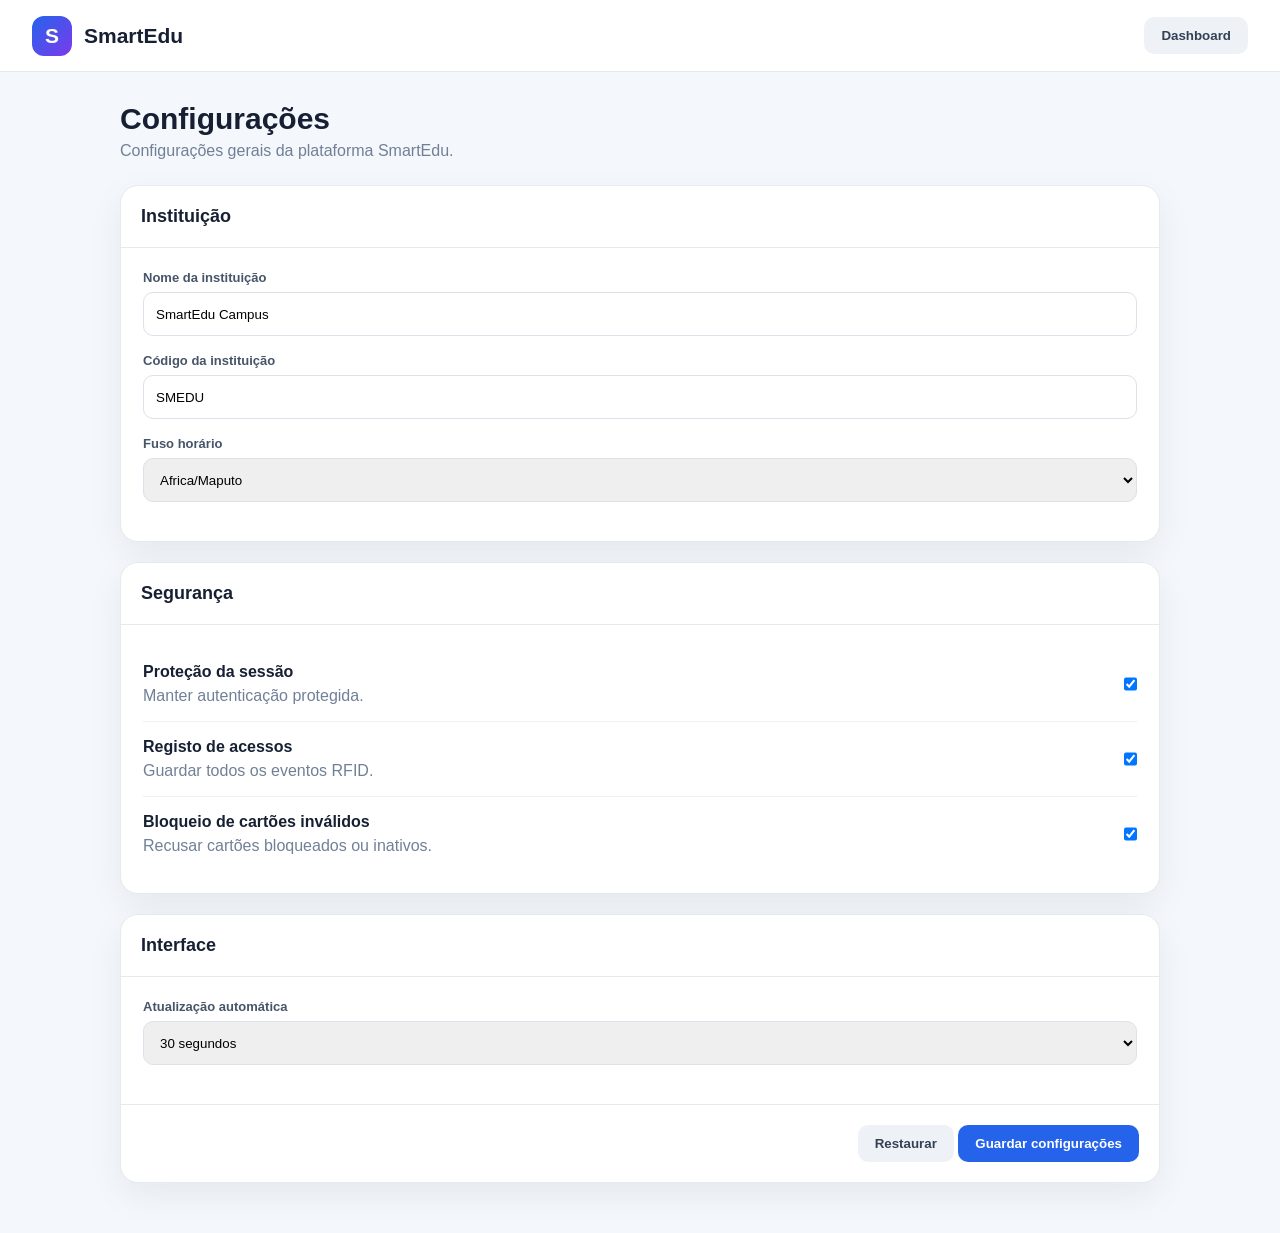
<file: templates/settings/index.html>
<!DOCTYPE html>
<html lang="pt">
<head>
<meta charset="UTF-8">
<meta name="viewport" content="width=device-width,initial-scale=1">
<title>SmartEdu | Configurações</title>

<style>
*{box-sizing:border-box;margin:0;padding:0}
body{font-family:Segoe UI,Arial;background:#f4f7fb;color:#172033}
.header{height:72px;background:#fff;border-bottom:1px solid #e5eaf1;display:flex;align-items:center;justify-content:space-between;padding:0 32px}
.brand{display:flex;gap:12px;align-items:center;font-size:21px;font-weight:800}
.logo{width:40px;height:40px;border-radius:12px;background:linear-gradient(135deg,#2563eb,#7c3aed);color:white;display:grid;place-items:center}
.container{max-width:1100px;margin:auto;padding:30px}
h1{font-size:30px}.muted{color:#718096;margin-top:6px}
.head{margin-bottom:25px}
.panel{background:white;border:1px solid #e5eaf1;border-radius:18px;box-shadow:0 12px 35px #0f172a10;margin-bottom:20px;overflow:hidden}
.panel h2{padding:20px;border-bottom:1px solid #e5eaf1;font-size:18px}
.content{padding:22px}
.field{display:flex;flex-direction:column;gap:7px;margin-bottom:17px}
label{font-size:13px;font-weight:700;color:#475569}
input,select{height:44px;border:1px solid #dbe2ea;border-radius:10px;padding:0 12px;outline:0}
input:focus,select:focus{border-color:#2563eb}
.switch{display:flex;justify-content:space-between;align-items:center;padding:15px 0;border-bottom:1px solid #edf0f4}
.switch:last-child{border:0}
.btn{border:0;border-radius:10px;padding:11px 17px;font-weight:700;cursor:pointer}
.primary{background:#2563eb;color:#fff}.light{background:#eef2f7;color:#334155}
.actions{text-align:right;padding:20px;border-top:1px solid #e5eaf1}
.status{padding:14px;border-radius:10px;background:#f0fdf4;color:#166534;display:none;margin-bottom:20px}
.status.show{display:block}
</style>
</head>

<body>

<header class="header">
<div class="brand"><div class="logo">S</div>SmartEdu</div>
<button class="btn light" onclick="location.href='/dashboard/'">Dashboard</button>
</header>

<main class="container">

<div class="head">
<h1>Configurações</h1>
<p class="muted">Configurações gerais da plataforma SmartEdu.</p>
</div>

<div id="statusMessage" class="status">
Configurações atualizadas localmente.
</div>

<section class="panel">
<h2>Instituição</h2>

<div class="content">

<div class="field">
<label>Nome da instituição</label>
<input id="institutionName" value="SmartEdu Campus">
</div>

<div class="field">
<label>Código da instituição</label>
<input id="institutionCode" value="SMEDU">
</div>

<div class="field">
<label>Fuso horário</label>
<select id="timezone">
<option value="Africa/Maputo">Africa/Maputo</option>
<option value="UTC">UTC</option>
</select>
</div>

</div>
</section>

<section class="panel">
<h2>Segurança</h2>

<div class="content">

<div class="switch">
<div>
<strong>Proteção da sessão</strong>
<p class="muted">Manter autenticação protegida.</p>
</div>
<input id="secureSession" type="checkbox" checked>
</div>

<div class="switch">
<div>
<strong>Registo de acessos</strong>
<p class="muted">Guardar todos os eventos RFID.</p>
</div>
<input id="accessLogging" type="checkbox" checked>
</div>

<div class="switch">
<div>
<strong>Bloqueio de cartões inválidos</strong>
<p class="muted">Recusar cartões bloqueados ou inativos.</p>
</div>
<input id="cardProtection" type="checkbox" checked>
</div>

</div>
</section>

<section class="panel">
<h2>Interface</h2>

<div class="content">

<div class="field">
<label>Atualização automática</label>
<select id="refresh">
<option value="15">15 segundos</option>
<option value="30" selected>30 segundos</option>
<option value="60">60 segundos</option>
<option value="0">Desativada</option>
</select>
</div>

</div>

<div class="actions">
<button class="btn light" onclick="resetSettings()">Restaurar</button>
<button class="btn primary" onclick="saveSettings()">Guardar configurações</button>
</div>

</section>

</main>

<script>

const KEY="smartedu.settings";

function saveSettings(){

const settings={
institutionName:document.getElementById("institutionName").value,
institutionCode:document.getElementById("institutionCode").value,
timezone:document.getElementById("timezone").value,
secureSession:document.getElementById("secureSession").checked,
accessLogging:document.getElementById("accessLogging").checked,
cardProtection:document.getElementById("cardProtection").checked,
refresh:document.getElementById("refresh").value
};

localStorage.setItem(KEY,JSON.stringify(settings));

const box=document.getElementById("statusMessage");
box.textContent="Configurações guardadas.";
box.classList.add("show");

setTimeout(()=>box.classList.remove("show"),3000);
}

function loadSettings(){

try{

const s=JSON.parse(localStorage.getItem(KEY)||"{}");

if(s.institutionName)document.getElementById("institutionName").value=s.institutionName;
if(s.institutionCode)document.getElementById("institutionCode").value=s.institutionCode;
if(s.timezone)document.getElementById("timezone").value=s.timezone;

if(typeof s.secureSession==="boolean")
document.getElementById("secureSession").checked=s.secureSession;

if(typeof s.accessLogging==="boolean")
document.getElementById("accessLogging").checked=s.accessLogging;

if(typeof s.cardProtection==="boolean")
document.getElementById("cardProtection").checked=s.cardProtection;

if(s.refresh)document.getElementById("refresh").value=s.refresh;

}catch(e){
console.error(e);
}

}

function resetSettings(){

if(!confirm("Restaurar as configurações padrão?"))return;

localStorage.removeItem(KEY);
location.reload();

}

loadSettings();

</script>
</body>
</html>
</file>
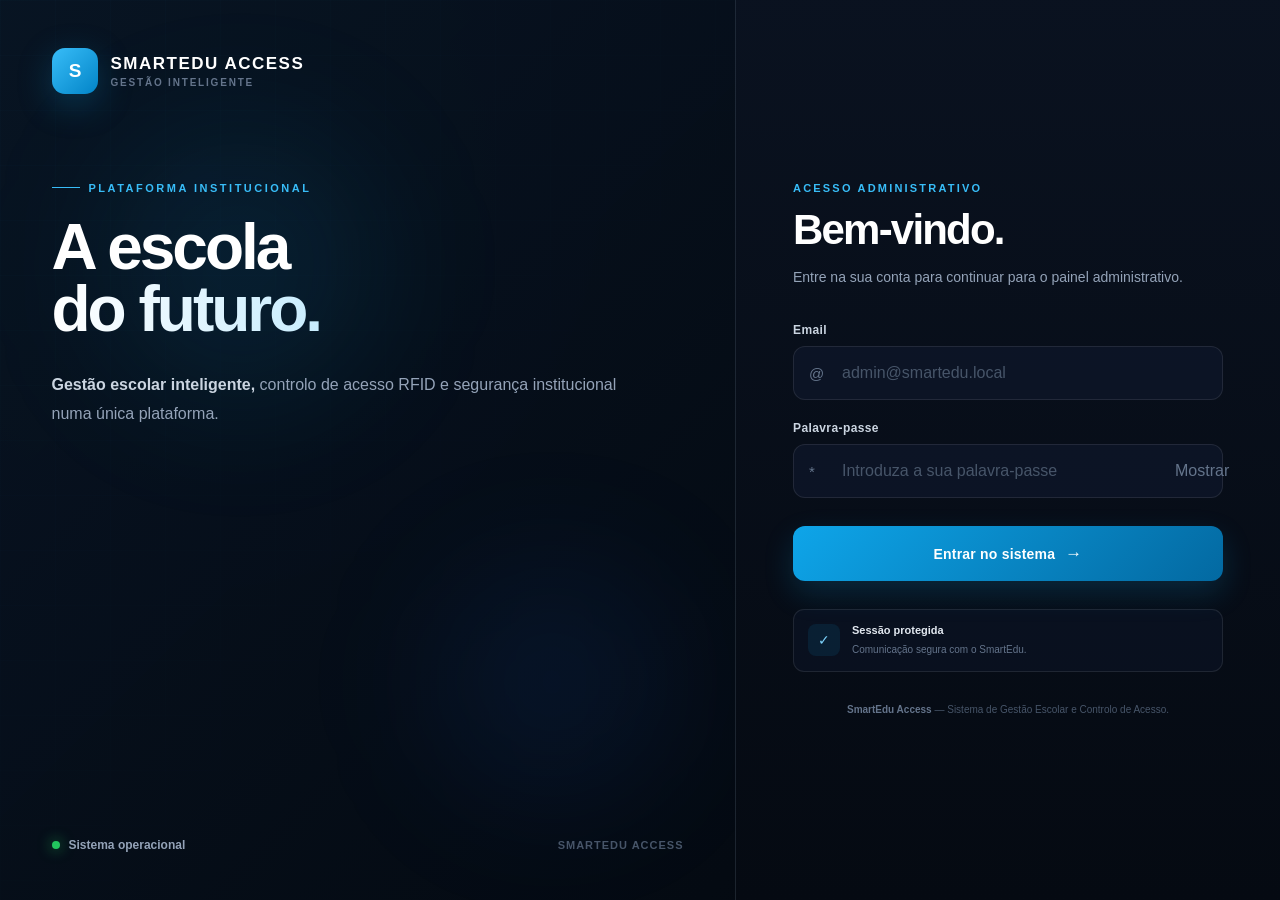
<file: templates/login.html>
<!DOCTYPE html>
<html lang="pt-MZ">
<head>
    <meta charset="UTF-8">
    <meta name="viewport" content="width=device-width, initial-scale=1.0">

    <meta
        name="description"
        content="SmartEdu Access — Sistema de Gestão Escolar e Controlo de Acesso"
    >

    <meta name="theme-color" content="#07111f">

    <title>SmartEdu Access | Entrar</title>

    <style>
        * {
            margin: 0;
            padding: 0;
            box-sizing: border-box;
        }

        :root {
            --bg: #050a12;
            --panel: #0a1220;
            --panel-light: #0d1727;
            --border: rgba(255, 255, 255, 0.09);
            --text: #f8fafc;
            --muted: #94a3b8;
            --muted-light: #cbd5e1;
            --accent: #38bdf8;
            --accent-dark: #0284c7;
            --success: #22c55e;
            --danger: #ef4444;
        }

        html {
            min-height: 100%;
            background: var(--bg);
        }

        body {
            min-height: 100vh;
            font-family:
                Inter,
                "Segoe UI",
                Roboto,
                Arial,
                sans-serif;
            background:
                radial-gradient(
                    circle at 15% 20%,
                    rgba(14, 165, 233, 0.12),
                    transparent 32%
                ),
                radial-gradient(
                    circle at 85% 80%,
                    rgba(37, 99, 235, 0.10),
                    transparent 30%
                ),
                var(--bg);
            color: var(--text);
            overflow-x: hidden;
        }

        button,
        input {
            font: inherit;
        }

        .auth-page {
            min-height: 100vh;
            display: flex;
            align-items: stretch;
        }

        .auth-shell {
            width: 100%;
            min-height: 100vh;
            display: grid;
            grid-template-columns: minmax(0, 1.15fr) minmax(420px, 0.85fr);
        }

        /* =========================================
           HERO
        ========================================= */

        .hero-panel {
            position: relative;
            min-height: 100vh;
            padding: 48px 7%;
            display: flex;
            flex-direction: column;
            justify-content: space-between;
            overflow: hidden;
            border-right: 1px solid var(--border);
            background:
                linear-gradient(
                    135deg,
                    rgba(8, 20, 35, 0.96),
                    rgba(4, 10, 18, 0.98)
                );
        }

        .grid-effect {
            position: absolute;
            inset: 0;
            opacity: 0.22;
            background-image:
                linear-gradient(
                    rgba(56, 189, 248, 0.08) 1px,
                    transparent 1px
                ),
                linear-gradient(
                    90deg,
                    rgba(56, 189, 248, 0.08) 1px,
                    transparent 1px
                );
            background-size: 55px 55px;
            mask-image: linear-gradient(
                to bottom right,
                black,
                transparent 75%
            );
            pointer-events: none;
        }

        .glow-one,
        .glow-two {
            position: absolute;
            border-radius: 50%;
            filter: blur(70px);
            pointer-events: none;
        }

        .glow-one {
            width: 260px;
            height: 260px;
            top: 15%;
            left: 15%;
            background: rgba(14, 165, 233, 0.10);
        }

        .glow-two {
            width: 220px;
            height: 220px;
            right: 10%;
            bottom: 12%;
            background: rgba(37, 99, 235, 0.10);
        }

        .hero-content,
        .hero-bottom {
            position: relative;
            z-index: 2;
        }

        /* =========================================
           BRAND
        ========================================= */

        .brand {
            display: inline-flex;
            align-items: center;
            gap: 13px;
            width: fit-content;
        }

        .brand-symbol {
            width: 46px;
            height: 46px;
            display: grid;
            place-items: center;
            border-radius: 13px;
            color: white;
            font-size: 19px;
            font-weight: 800;
            letter-spacing: -1px;
            background:
                linear-gradient(
                    135deg,
                    var(--accent),
                    var(--accent-dark)
                );
            box-shadow:
                0 10px 35px rgba(14, 165, 233, 0.25);
        }

        .brand-name {
            color: #ffffff;
            font-size: 17px;
            font-weight: 800;
            letter-spacing: 1.5px;
        }

        .brand-subtitle {
            margin-top: 3px;
            color: #64748b;
            font-size: 10px;
            font-weight: 700;
            letter-spacing: 1.8px;
            text-transform: uppercase;
        }

        /* =========================================
           HERO CENTER
        ========================================= */

        .hero-center {
            max-width: 680px;
            margin: auto 0;
            padding: 80px 0;
        }

        .eyebrow {
            display: inline-flex;
            align-items: center;
            gap: 9px;
            margin-bottom: 22px;
            color: var(--accent);
            font-size: 11px;
            font-weight: 800;
            letter-spacing: 2.5px;
            text-transform: uppercase;
        }

        .eyebrow::before {
            content: "";
            width: 28px;
            height: 1px;
            background: var(--accent);
        }

        .hero-title {
            color: #ffffff;
            font-size: clamp(44px, 5vw, 76px);
            font-weight: 800;
            line-height: 0.98;
            letter-spacing: -3px;
        }

        .hero-title span {
            display: block;
            color: transparent;
            background:
                linear-gradient(
                    90deg,
                    #ffffff 0%,
                    #7dd3fc 100%
                );
            background-clip: text;
            -webkit-background-clip: text;
        }

        .hero-description {
            max-width: 590px;
            margin-top: 30px;
            color: var(--muted);
            font-size: 16px;
            line-height: 1.8;
        }

        .hero-description strong {
            color: var(--muted-light);
            font-weight: 600;
        }

        /* =========================================
           HERO FOOTER
        ========================================= */

        .hero-bottom {
            display: flex;
            align-items: center;
            justify-content: space-between;
            gap: 20px;
        }

        .status {
            display: inline-flex;
            align-items: center;
            gap: 9px;
            color: #94a3b8;
            font-size: 12px;
            font-weight: 600;
        }

        .status-dot {
            width: 8px;
            height: 8px;
            border-radius: 50%;
            background: var(--success);
            box-shadow: 0 0 14px rgba(34, 197, 94, 0.8);
        }

        .version {
            color: #475569;
            font-size: 11px;
            font-weight: 700;
            letter-spacing: 1px;
        }

        /* =========================================
           LOGIN PANEL
        ========================================= */

        .login-panel {
            min-height: 100vh;
            display: flex;
            align-items: center;
            justify-content: center;
            padding: 45px;
            background:
                linear-gradient(
                    180deg,
                    rgba(10, 18, 32, 0.98),
                    rgba(5, 10, 18, 1)
                );
        }

        .login-inner {
            width: 100%;
            max-width: 430px;
        }

        .login-kicker {
            margin-bottom: 14px;
            color: var(--accent);
            font-size: 11px;
            font-weight: 800;
            letter-spacing: 2.2px;
            text-transform: uppercase;
        }

        .login-title {
            color: #ffffff;
            font-size: 42px;
            font-weight: 800;
            line-height: 1.05;
            letter-spacing: -1.8px;
        }

        .login-subtitle {
            margin-top: 14px;
            color: var(--muted);
            font-size: 14px;
            line-height: 1.7;
        }

        /* =========================================
           FORM
        ========================================= */

        .login-form {
            margin-top: 34px;
        }

        .field {
            margin-bottom: 21px;
        }

        .field-label {
            display: block;
            margin-bottom: 9px;
            color: #cbd5e1;
            font-size: 12px;
            font-weight: 700;
            letter-spacing: 0.4px;
        }

        .input-box {
            position: relative;
        }

        .input-symbol {
            position: absolute;
            top: 50%;
            left: 16px;
            transform: translateY(-50%);
            color: #64748b;
            font-size: 15px;
            pointer-events: none;
        }

        .login-input {
            width: 100%;
            height: 54px;
            padding: 0 48px;
            outline: none;
            border: 1px solid var(--border);
            border-radius: 12px;
            color: #ffffff;
            background: rgba(15, 23, 42, 0.78);
            transition:
                border-color 0.2s ease,
                box-shadow 0.2s ease,
                background 0.2s ease;
        }

        .login-input::placeholder {
            color: #475569;
        }

        .login-input:hover {
            border-color: rgba(255, 255, 255, 0.15);
        }

        .login-input:focus {
            border-color: rgba(56, 189, 248, 0.65);
            background: rgba(15, 23, 42, 0.95);
            box-shadow:
                0 0 0 4px rgba(56, 189, 248, 0.08),
                0 10px 30px rgba(0, 0, 0, 0.15);
        }

        .password-toggle {
            position: absolute;
            top: 50%;
            right: 12px;
            width: 36px;
            height: 36px;
            transform: translateY(-50%);
            border: 0;
            border-radius: 8px;
            color: #64748b;
            background: transparent;
            cursor: pointer;
            transition:
                color 0.2s ease,
                background 0.2s ease;
        }

        .password-toggle:hover {
            color: #ffffff;
            background: rgba(255, 255, 255, 0.06);
        }

        /* =========================================
           LOGIN BUTTON
        ========================================= */

        .login-button {
            position: relative;
            width: 100%;
            height: 55px;
            margin-top: 7px;
            border: 0;
            border-radius: 12px;
            color: #ffffff;
            background:
                linear-gradient(
                    135deg,
                    #0ea5e9,
                    #0369a1
                );
            box-shadow:
                0 12px 30px rgba(14, 165, 233, 0.18);
            cursor: pointer;
            overflow: hidden;
            transition:
                transform 0.2s ease,
                box-shadow 0.2s ease,
                opacity 0.2s ease;
        }

        .login-button:hover {
            transform: translateY(-1px);
            box-shadow:
                0 16px 38px rgba(14, 165, 233, 0.26);
        }

        .login-button:active {
            transform: translateY(0);
        }

        .login-button:disabled {
            opacity: 0.7;
            cursor: not-allowed;
            transform: none;
        }

        .button-content {
            height: 100%;
            display: flex;
            align-items: center;
            justify-content: center;
            gap: 10px;
            font-size: 14px;
            font-weight: 800;
            letter-spacing: 0.2px;
        }

        .button-arrow {
            font-size: 17px;
            transition: transform 0.2s ease;
        }

        .login-button:hover .button-arrow {
            transform: translateX(3px);
        }

        .button-loader {
            display: none;
            width: 18px;
            height: 18px;
            border: 2px solid rgba(255, 255, 255, 0.35);
            border-top-color: #ffffff;
            border-radius: 50%;
            animation: spin 0.8s linear infinite;
        }

        .login-button.loading .button-label,
        .login-button.loading .button-arrow {
            display: none;
        }

        .login-button.loading .button-loader {
            display: block;
        }

        @keyframes spin {
            to {
                transform: rotate(360deg);
            }
        }

        /* =========================================
           MESSAGE
        ========================================= */

        .login-message {
            display: none;
            margin-top: 16px;
            padding: 12px 14px;
            border: 1px solid transparent;
            border-radius: 10px;
            font-size: 12px;
            line-height: 1.5;
        }

        .login-message.show {
            display: block;
        }

        .login-message.error {
            color: #fecaca;
            border-color: rgba(239, 68, 68, 0.25);
            background: rgba(127, 29, 29, 0.20);
        }

        .login-message.success {
            color: #bbf7d0;
            border-color: rgba(34, 197, 94, 0.25);
            background: rgba(20, 83, 45, 0.20);
        }

        /* =========================================
           SECURITY BOX
        ========================================= */

        .security-box {
            display: flex;
            align-items: flex-start;
            gap: 12px;
            margin-top: 28px;
            padding: 14px;
            border: 1px solid var(--border);
            border-radius: 11px;
            background: rgba(15, 23, 42, 0.45);
        }

        .security-icon {
            width: 32px;
            height: 32px;
            flex: 0 0 32px;
            display: grid;
            place-items: center;
            border-radius: 8px;
            color: #7dd3fc;
            background: rgba(14, 165, 233, 0.10);
            font-size: 14px;
        }

        .security-text strong {
            display: block;
            margin-bottom: 3px;
            color: #e2e8f0;
            font-size: 11px;
            font-weight: 800;
        }

        .security-text span {
            color: #64748b;
            font-size: 10px;
            line-height: 1.5;
        }

        .login-footer {
            margin-top: 30px;
            color: #475569;
            font-size: 10px;
            line-height: 1.6;
            text-align: center;
        }

        .login-footer strong {
            color: #64748b;
        }

        /* =========================================
           RESPONSIVE
        ========================================= */

        @media (max-width: 1050px) {
            .auth-shell {
                grid-template-columns: 1fr;
            }

            .hero-panel {
                min-height: auto;
                height: auto;
                padding: 36px 7%;
                border-right: 0;
                border-bottom: 1px solid var(--border);
            }

            .hero-center {
                padding: 65px 0;
            }

            .hero-title {
                font-size: clamp(42px, 8vw, 64px);
            }

            .hero-description {
                max-width: 700px;
            }

            .login-panel {
                min-height: auto;
                padding: 70px 7%;
            }
        }

        @media (max-width: 600px) {
            .hero-panel {
                padding: 28px 22px;
            }

            .brand-symbol {
                width: 42px;
                height: 42px;
            }

            .hero-center {
                padding: 58px 0;
            }

            .hero-title {
                font-size: 44px;
                letter-spacing: -2px;
            }

            .hero-description {
                margin-top: 22px;
                font-size: 14px;
                line-height: 1.7;
            }

            .hero-bottom {
                align-items: flex-start;
                flex-direction: column;
            }

            .login-panel {
                padding: 50px 22px;
            }

            .login-title {
                font-size: 36px;
            }

            .login-form {
                margin-top: 28px;
            }

            .login-input {
                height: 52px;
            }
        }

        @media (max-width: 380px) {
            .hero-title {
                font-size: 38px;
            }

            .login-title {
                font-size: 32px;
            }
        }

        @media (prefers-reduced-motion: reduce) {
            *,
            *::before,
            *::after {
                scroll-behavior: auto !important;
                animation-duration: 0.01ms !important;
                animation-iteration-count: 1 !important;
                transition-duration: 0.01ms !important;
            }
        }
    </style>
</head>

<body>

    <main class="auth-page">

        <div class="auth-shell">

            <!-- =====================================
                 PAINEL INSTITUCIONAL
            ====================================== -->

            <section class="hero-panel">

                <div class="grid-effect"></div>
                <div class="glow-one"></div>
                <div class="glow-two"></div>

                <div class="hero-content">

                    <div class="brand">
                        <div class="brand-symbol">S</div>

                        <div>
                            <div class="brand-name">
                                SMARTEDU ACCESS
                            </div>

                            <div class="brand-subtitle">
                                Gestão inteligente
                            </div>
                        </div>
                    </div>

                    <div class="hero-center">

                        <div class="eyebrow">
                            Plataforma institucional
                        </div>

                        <h1 class="hero-title">
                            A escola
                            <span>do futuro.</span>
                        </h1>

                        <p class="hero-description">
                            <strong>
                                Gestão escolar inteligente,
                            </strong>
                            controlo de acesso RFID e segurança
                            institucional numa única plataforma.
                        </p>

                    </div>

                </div>

                <div class="hero-bottom">

                    <div class="status">
                        <span class="status-dot"></span>
                        Sistema operacional
                    </div>

                    <div class="version">
                        SMARTEDU ACCESS
                    </div>

                </div>

            </section>

            <!-- =====================================
                 LOGIN
            ====================================== -->

            <section class="login-panel">

                <div class="login-inner">

                    <div class="login-kicker">
                        Acesso administrativo
                    </div>

                    <h2 class="login-title">
                        Bem-vindo.
                    </h2>

                    <p class="login-subtitle">
                        Entre na sua conta para continuar
                        para o painel administrativo.
                    </p>

                    <form
                        id="loginForm"
                        class="login-form"
                        autocomplete="on"
                    >

                        <div class="field">

                            <label
                                class="field-label"
                                for="email"
                            >
                                Email
                            </label>

                            <div class="input-box">

                                <span
                                    class="input-symbol"
                                    aria-hidden="true"
                                >
                                    @
                                </span>

                                <input
                                    id="email"
                                    name="email"
                                    class="login-input"
                                    type="email"
                                    placeholder="admin@smartedu.local"
                                    autocomplete="username"
                                    required
                                >

                            </div>

                        </div>

                        <div class="field">

                            <label
                                class="field-label"
                                for="password"
                            >
                                Palavra-passe
                            </label>

                            <div class="input-box">

                                <span
                                    class="input-symbol"
                                    aria-hidden="true"
                                >
                                    *
                                </span>

                                <input
                                    id="password"
                                    name="password"
                                    class="login-input"
                                    type="password"
                                    placeholder="Introduza a sua palavra-passe"
                                    autocomplete="current-password"
                                    required
                                >

                                <button
                                    id="passwordToggle"
                                    class="password-toggle"
                                    type="button"
                                    aria-label="Mostrar palavra-passe"
                                >
                                    Mostrar
                                </button>

                            </div>

                        </div>

                        <button
                            id="loginButton"
                            class="login-button"
                            type="submit"
                        >

                            <span class="button-content">

                                <span class="button-label">
                                    Entrar no sistema
                                </span>

                                <span
                                    class="button-arrow"
                                    aria-hidden="true"
                                >
                                    →
                                </span>

                                <span
                                    class="button-loader"
                                    aria-hidden="true"
                                ></span>

                            </span>

                        </button>

                        <div
                            id="loginMessage"
                            class="login-message"
                            role="alert"
                        ></div>

                    </form>

                    <div class="security-box">

                        <div
                            class="security-icon"
                            aria-hidden="true"
                        >
                            ✓
                        </div>

                        <div class="security-text">

                            <strong>
                                Sessão protegida
                            </strong>

                            <span>
                                Comunicação segura com o SmartEdu.
                            </span>

                        </div>

                    </div>

                    <div class="login-footer">
                        <strong>SmartEdu Access</strong>
                        — Sistema de Gestão Escolar e Controlo de Acesso.
                    </div>

                </div>

            </section>

        </div>

    </main>

    <script>
        const loginForm = document.getElementById("loginForm");
        const loginButton = document.getElementById("loginButton");
        const loginMessage = document.getElementById("loginMessage");
        const passwordInput = document.getElementById("password");
        const passwordToggle = document.getElementById("passwordToggle");

        function showMessage(message, type) {
            loginMessage.textContent = message;
            loginMessage.className =
                "login-message show " + type;
        }

        function clearMessage() {
            loginMessage.textContent = "";
            loginMessage.className = "login-message";
        }

        function setLoading(loading) {
            loginButton.disabled = loading;

            if (loading) {
                loginButton.classList.add("loading");
            } else {
                loginButton.classList.remove("loading");
            }
        }

        passwordToggle.addEventListener("click", function () {
            const isPassword =
                passwordInput.type === "password";

            passwordInput.type =
                isPassword ? "text" : "password";

            passwordToggle.textContent =
                isPassword ? "Ocultar" : "Mostrar";

            passwordToggle.setAttribute(
                "aria-label",
                isPassword
                    ? "Ocultar palavra-passe"
                    : "Mostrar palavra-passe"
            );
        });

        loginForm.addEventListener("submit", async function (event) {
            event.preventDefault();

            clearMessage();
            setLoading(true);

            const email =
                document.getElementById("email").value.trim();

            const password =
                passwordInput.value;

            try {
                const response = await fetch(
                    "/api/v1/auth/login",
                    {
                        method: "POST",
                        credentials: "same-origin",
                        headers: {
                            "Content-Type": "application/json",
                            "Accept": "application/json"
                        },
                        body: JSON.stringify({
                            email: email,
                            password: password
                        })
                    }
                );

                let data = {};

                try {
                    data = await response.json();
                } catch (error) {
                    data = {};
                }

                if (!response.ok || !data.success) {
                    const message =
                        data.message ||
                        "Não foi possível iniciar a sessão.";

                    showMessage(message, "error");
                    setLoading(false);
                    return;
                }

                showMessage(
                    "Autenticação concluída. A abrir o painel...",
                    "success"
                );

                window.setTimeout(function () {
                    window.location.href = "/dashboard";
                }, 350);

            } catch (error) {
                showMessage(
                    "Não foi possível comunicar com o servidor.",
                    "error"
                );

                setLoading(false);
            }
        });
    </script>

</body>
</html>
</file>
